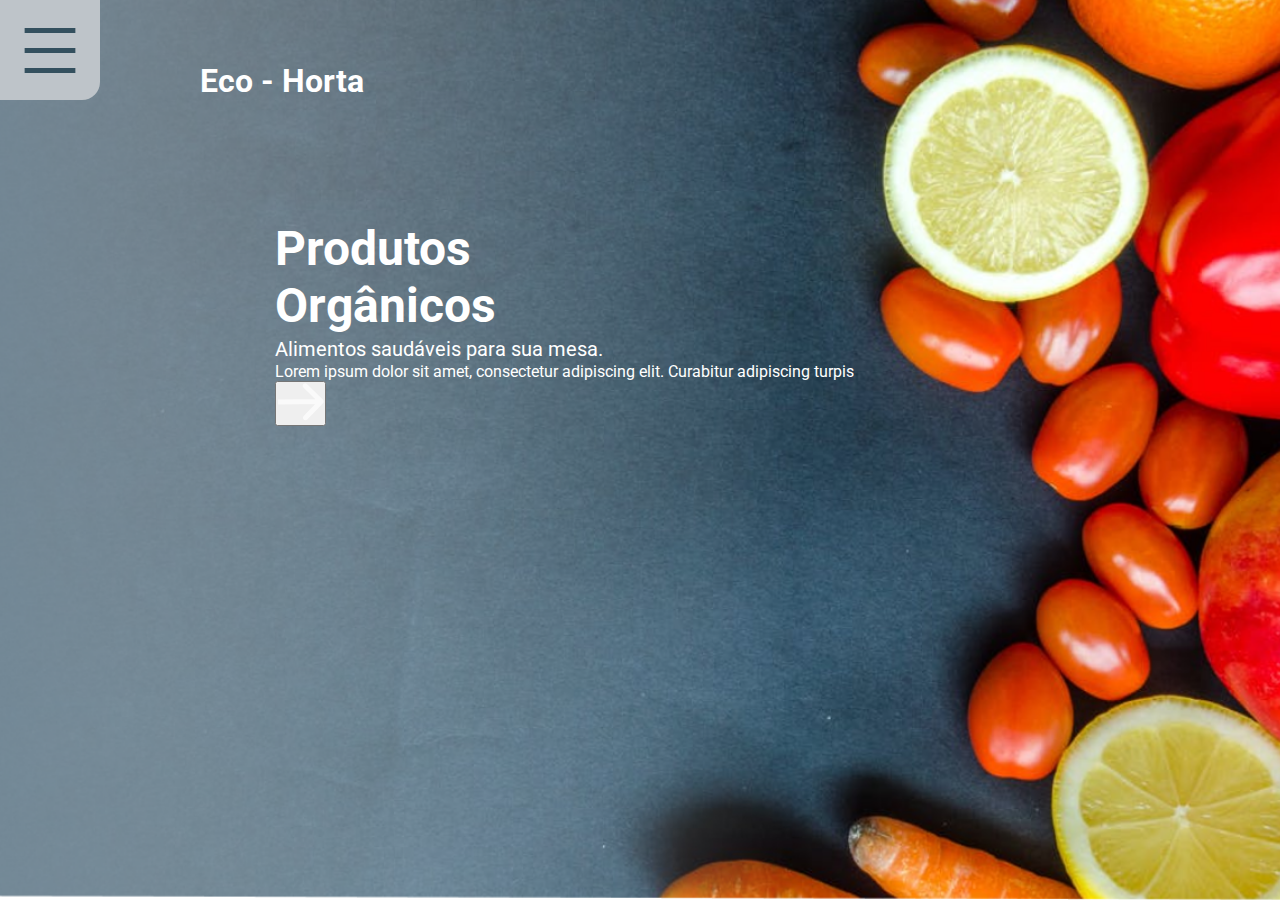
<file: ecohorta/index.html>
<!DOCTYPE html>
<html lang="pt-br">
<head>
    <meta charset="UTF-8">
    <meta http-equiv="X-UA-Compatible" content="IE=edge">
    <meta name="viewport" content="width=device-width, initial-scale=1.0">
    <link rel="preconnect" href="https://fonts.gstatic.com">
    <link href="https://fonts.googleapis.com/css2?family=Roboto:wght@100;400;700&display=swap" rel="stylesheet">
    <link rel="stylesheet" href="./style.css">
    <title>Eco - Horta | Alimentos Suadáveis</title>
</head>
<body>
    <aside>
        <div class="asside-nav">
            <img src="./assets/menu-item.svg" alt="">
        </div>
        <h1>Eco - Horta</h1>
    </aside>
    <main>
        <div class="container">
            <div class="title">
                <h1>Produtos <br>
                    <span>Orgânicos</span> 
                </h1>
                <small>Alimentos saudáveis para sua mesa.</small>
            </div>
            <div class="content">
                <p>Lorem ipsum dolor sit amet, consectetur adipiscing elit. Curabitur adipiscing turpis</p>
                <button><img src="./assets/Arrow 1.svg" alt="Proxima Pagina"></button>
            </div>
        </div>
    </main> 
</body>
</html>
</file>
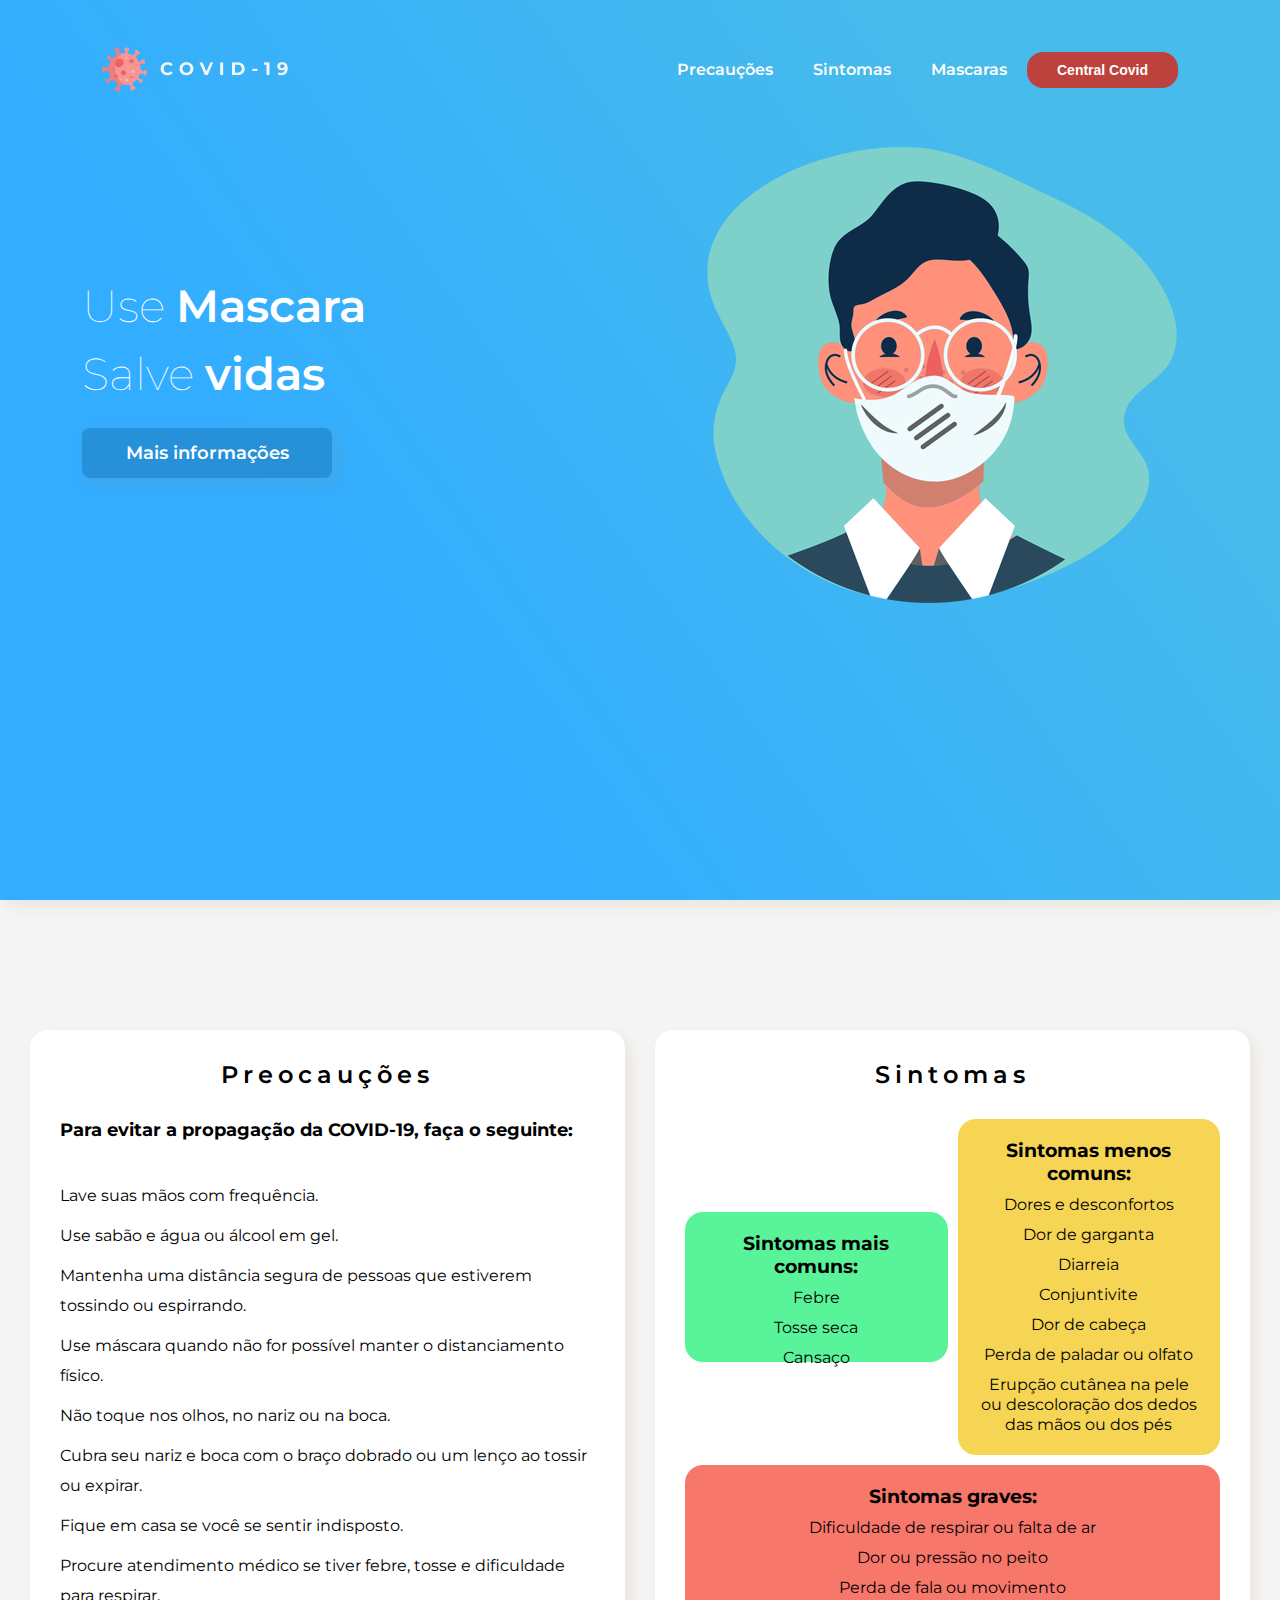
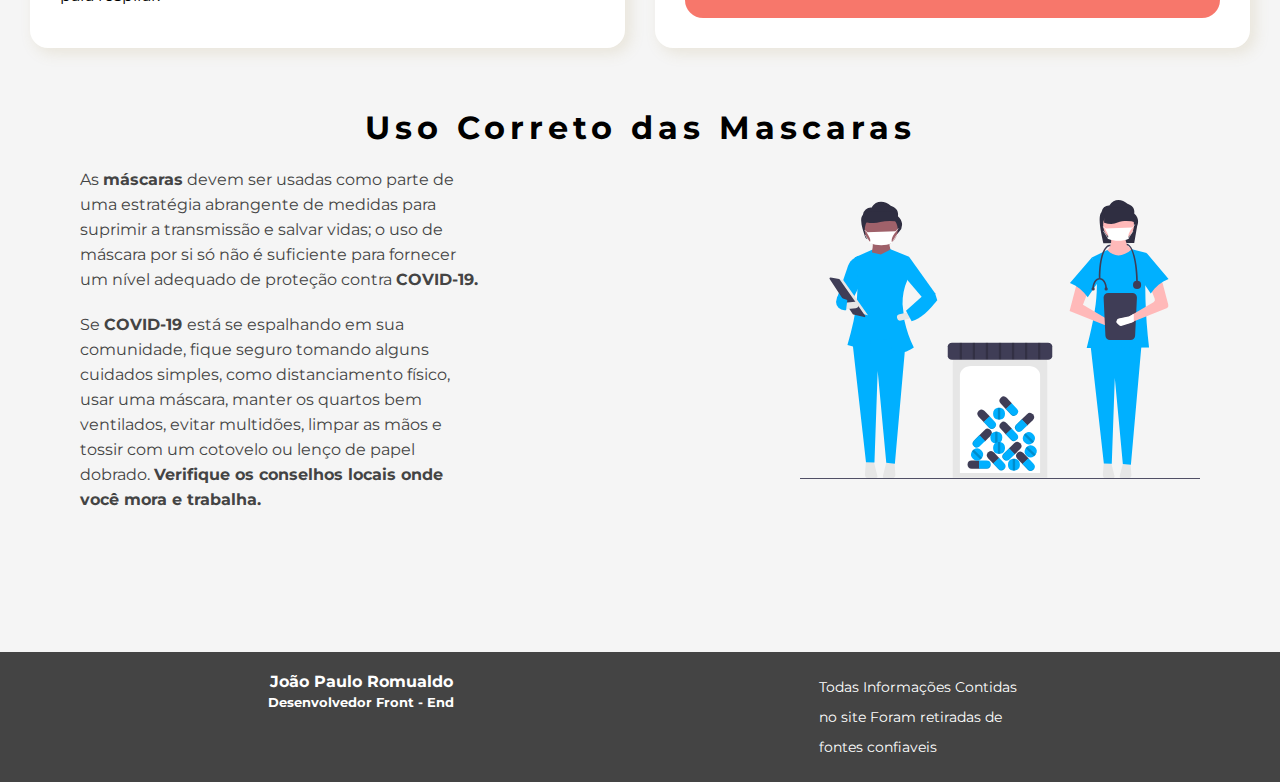
<file: Lannding-Covid/index.html>
<!DOCTYPE html>
<html lang="pt-br">

<head>
    <meta charset="UTF-8">
    <meta name="viewport" content="width=device-width, initial-scale=1.0">
    <link rel="preconnect" href="https://fonts.gstatic.com">
<link href="https://fonts.googleapis.com/css2?family=Montserrat:wght@300;400;600&display=swap" rel="stylesheet">
<link rel="stylesheet" href="https://use.fontawesome.com/releases/v5.15.1/css/all.css" integrity="sha384-vp86vTRFVJgpjF9jiIGPEEqYqlDwgyBgEF109VFjmqGmIY/Y4HV4d3Gp2irVfcrp" crossorigin="anonymous">
    <link rel="stylesheet" href="./style.css/reset.css">
    <link rel="stylesheet" href="./style.css/main.css">
    <title>Document</title>
</head>

<body>
    <header>
        <div class="navbar container">
            <a href="#">
                <img src="./assets/logo.png" alt="">
            </a>
            <nav>


                <nav>
                    <ul>
                        <li><a href="#">Precauções</a></li>
                        <li><a href="#">Sintomas</a></li>
                        <li><a href="#">Mascaras</a></li>
                        <button class="btn-alert">Central Covid</button> 
                    </ul>
                </nav>
            </nav>
        </div>
        <div class="landing container">
            <div class="text">
                <h1>Use <span>Mascara</span>  Salve <span>vidas</span></h1>
                <a href="#" class="btn-info">Mais informações</a>
            </div>

            <img src="./assets/mask.png " alt="">
        </div>
    </header>

    <main>
        <div class="grid-container">
            <div class="box-pre">
                <h2 class="title-box">Preocauções</h2>
                <h3>Para evitar a propagação da COVID-19, faça o seguinte:</h3>
                <ul>
                    <li>
                        Lave suas mãos com frequência.
                    </li>

                    <li>
                        Use sabão e água ou álcool em gel.
                    </li>

                    <li>
                        Mantenha uma distância segura de pessoas que estiverem tossindo ou espirrando.
                    </li>

                    <li>
                        Use máscara quando não for possível manter o distanciamento físico.
                    </li>

                    <li>
                        Não toque nos olhos, no nariz ou na boca.
                    </li>

                    <li>
                        Cubra seu nariz e boca com o braço dobrado ou um lenço ao tossir ou expirar.
                    </li>

                    <li>
                        Fique em casa se você se sentir indisposto.
                    </li>

                    <li>
                        Procure atendimento médico se tiver febre, tosse e dificuldade para respirar.
                    </li>
                </ul>

            </div>

            <div class="box-sintomas">
                <h2 class="title-box">Sintomas</h2>

                <div class="grid-content">
                    <div class="box green">
                        <h3>Sintomas mais comuns:</h3>

                        <ul>
                            <li>Febre</li>
                            <li>Tosse seca</li>
                            <li>Cansaço</li>
                        </ul>
                    </div>

                    <div class="box yellow">
                        <h3>Sintomas menos comuns:</h3>

                        <ul>
                            <li>Dores e desconfortos</li>
                            <li>Dor de garganta</li>
                            <li>Diarreia</li>
                            <li>Conjuntivite</li>
                            <li>Dor de cabeça</li>
                            <li>Perda de paladar ou olfato</li>
                            <li>Erupção cutânea na pele ou descoloração dos dedos das mãos ou dos pés</li>
                        </ul>
                    </div>

                    <div class="box red">
                        <h3>Sintomas graves:</h3>

                        <ul>
                            <li>Dificuldade de respirar ou falta de ar</li>
                            <li>Dor ou pressão no peito</li>
                            <li>Perda de fala ou movimento</li>

                        </ul>
                    </div>
                </div>
            </div>
        </div>

        <div class="box-mascaras container">
            <h1>Uso Correto das Mascaras</h1>

            <div class="text-info">

                <p>
                    As <strong>máscaras</strong>  devem ser usadas como parte de uma estratégia abrangente de medidas para suprimir a transmissão e salvar vidas; o uso de máscara por si só não é suficiente para fornecer um nível adequado de proteção contra <strong>COVID-19.</strong>  
                </p>
    
                <p>
                    Se  <strong>COVID-19 </strong>está se espalhando em sua comunidade, fique seguro tomando alguns cuidados simples, como distanciamento físico, usar uma máscara, manter os quartos bem ventilados, evitar multidões, limpar as mãos e tossir com um cotovelo ou lenço de papel dobrado. <strong>Verifique os conselhos locais onde você mora e trabalha. </strong> 
                </p>
            </div>

            <img src="./assets/undraw_medical_care_movn.svg" alt="">
        </div>
    </main>

    <footer>
        <div class="footer container">
            <div class="author">
                <h4>João Paulo Romualdo</h4>
                <h5>Desenvolvedor Front - End </h5>
    
                <div class="social">
                    <ul>
                        <li><i class="fab fa-github"></i></li>
                        <li><i class="fab fa-facebook"></i></li>
                        <li><i class="fab fa-instagram"></i></li>
                    </ul>
                </div>
            </div>
    
            <div class="information">
                <p>
                    Todas Informações Contidas no site Foram retiradas de fontes confiaveis
                </p>
            </div>
        </div>
    </footer>
</body>

</html>
</file>
<file: ecohorta/style.css>
:root {
    --prirary-color : #D3DADF;
}

*{
    margin: 0;
    padding: 0;
    box-sizing: border-box;
}

body {
    width: 100%;
    height: 100vh;
    background: url('./assets/Background.png');
    background-size: cover;
    background-position: center;

    color: white;
    font-family: 'Roboto', sans-serif;
}

aside {
    display: flex;
    align-items: flex-end;
}

aside h1 {
    margin-left: 100px;
}

.asside-nav {
    width: 100px;
    height: 100px;
    display: flex;
    align-items: center;
    justify-content: center;
    padding: 5px;
    background-color: var(--prirary-color);
    border-radius: 0 0 18px 0;
    cursor: pointer;
    transition: all 400ms ease-in-out;
}

.asside-nav:hover {
    filter: brightness(90%);
}

.container {
    width: 730px;
    margin: 120px auto;
}

.title {
    font-size: 24px;
}
</file>
<file: Lannding-Covid/style.css/main.css>
:root
{
    --text : #444;
    --background:#f5f5f5;
    --box-green:#0ded6aaf;
    --box-yellow:#f2c40eb4;
    --box-red:#f4402fb6;
    --btn-alert:#e51700be;
    --btn-info:#2691D9;
}


header
{
    background: linear-gradient(234.74deg, #47BBEB 19.68%, rgba(255, 255, 255, 0) 70.71%), #33ADFF;

    height: 100vh;

    padding: 20px;

    box-shadow: 5px 5px 15px rgba(162, 135, 63, 0.15);

    margin-bottom: 100px;

}

.navbar
{
    display: flex;
    align-items: center;
    justify-content: space-between;
    padding: 20px;
}

nav
{

    display: flex;
    align-items: center;
    justify-content: space-between;
}

nav ul
{
    display: flex;
    align-items: center;
}

nav ul li 
{
    padding: 20px;
}

nav ul li a
{
    display: block;
    font-weight: 600;
    color: white;
    transition:  color .4s ease-in;
}

nav ul li a:hover
{
    color: #e51700be;
}

.btn-alert
{
    padding: 10px 30px;
    
    background-color: var(--btn-alert);
    cursor: pointer;
    
    color: white;
    font-weight: 600;
    font-size: 14px;

    border: none;
    border-radius: 16px;

    transition: background .3s ease-in-out;
}

.btn-alert:hover
{
    background: #e51700;
}

.landing
{
    display: flex;
    align-items: center;
    flex-wrap: wrap;
    justify-content: space-between;
}

.text
{
    width: 300px;
    color: white;
}

.text h1
{
    font-weight: 100;
    font-size: 45px;
    line-height: 68px;
}

.text h1  span
{
    font-weight: 600;
}

.btn-info
{
    width: 250px;
    height: 50px;

    display: flex;
    align-items: center;
    justify-content: center;

    margin-top: 20px;
    
    text-align: center;
    font-weight: 600;
    font-size: 18px;
    color: white;

    border-radius: 8px;

    box-shadow: 5px 5px 15px rgba(162, 135, 63, 0.15);
    background: #2691D9;

    transition: all .4s ease-in;
}

.btn-info:hover
{
    filter: brightness(90%);
}

.box-pre
{
    width: 100%;
    grid-area: esq;
    background-color: white;
    padding: 30px;
    border-radius: 18px;
    box-shadow: 5px 5px 15px rgba(162, 135, 63, 0.15);
}

.box-pre h3
{
    margin-bottom: 40px;
    font-size: 18px;
}

.box-pre ul li
{
    margin-top: 10px;
    line-height: 30px;
}



.box-sintomas
{
    width: 100%;
    grid-area: dir;
    background-color: white;
    padding: 30px;
    border-radius: 18px;
    box-shadow: 5px 5px 15px rgba(162, 135, 63, 0.15);
}   

.box
{   
    padding: 20px;
    border-radius: 18px;
    text-align: center;
    transition: all .4s ease-in ;
}

.box:hover
{
    filter: brightness(90%);
    box-shadow: inset 0 0 0 2px #242424b7;
}

.box ul li 
{
    margin-top: 10px;
    font-weight: 400;
    line-height: 20px;
}

.green
{
    height: 150px;
    background: var(--box-green);
    align-self: center;
}

.red
{
    background: var(--box-red);
    grid-column: 1 / 3;
}

.yellow
{
    background: var(--box-yellow);
}

.grid-content
{
    display: grid;
    grid-template-columns: 1fr 1fr;
    grid-template-rows: 1fr;
    grid-gap: 10px;

}

.box-mascaras
{
    margin-top: 150px;
    margin-bottom: 140px;
    display: flex;
    align-items: center;
    flex-wrap: wrap;
    justify-content: space-between;
}

.box-mascaras h1
{
    width: 100%;
    letter-spacing: 5px;
    display: block;
    text-align: center;
    margin-bottom: 20px;
}

.box-mascaras > img
{
    max-width: 400px;
}

.text-info
{
    width: 400px;
}

.text-info p
{
    line-height: 25px;
}

.text-info p + p
{
    margin-top: 20px;
}

footer
{
    margin-top: 140px;
    padding: 20px;

    background: var(--text);

    color: white;
}

.footer
{
    display: grid;
    grid-template-columns: 1fr 1fr;

    justify-items: center;
}

.author 
{
    width: 200px;
    display: flex;
    align-items: center;
    flex-direction: column;
    line-height: 20px;

}


.social 
{
    width: 200px;
}

.social ul
{
    display: flex;
    align-items: center;
    justify-content: space-between;

    cursor: pointer;
    margin-top: 10px;
}

.social ul li
{
    padding: 10px;font-size: 24px;
}

.social ul li:hover
{
    color: var(--btn-info);
}

.information
{
    width: 200px;
}

.information p
{
    font-size: 14px;
    color: white;
    line-height: 30px;
}

.information p:hover
{
    color: var(--btn-info);

}



.grid-container
{
    display: grid;
    grid-auto-columns: 1fr 1fr 3fr;
    grid-template-areas: "esq dir" "central central";
    grid-gap: 30px;
    padding: 30px;
}


.container
{
    width: 1120px;
    max-width: 90%;
    margin: 0 auto;
}
</file>
